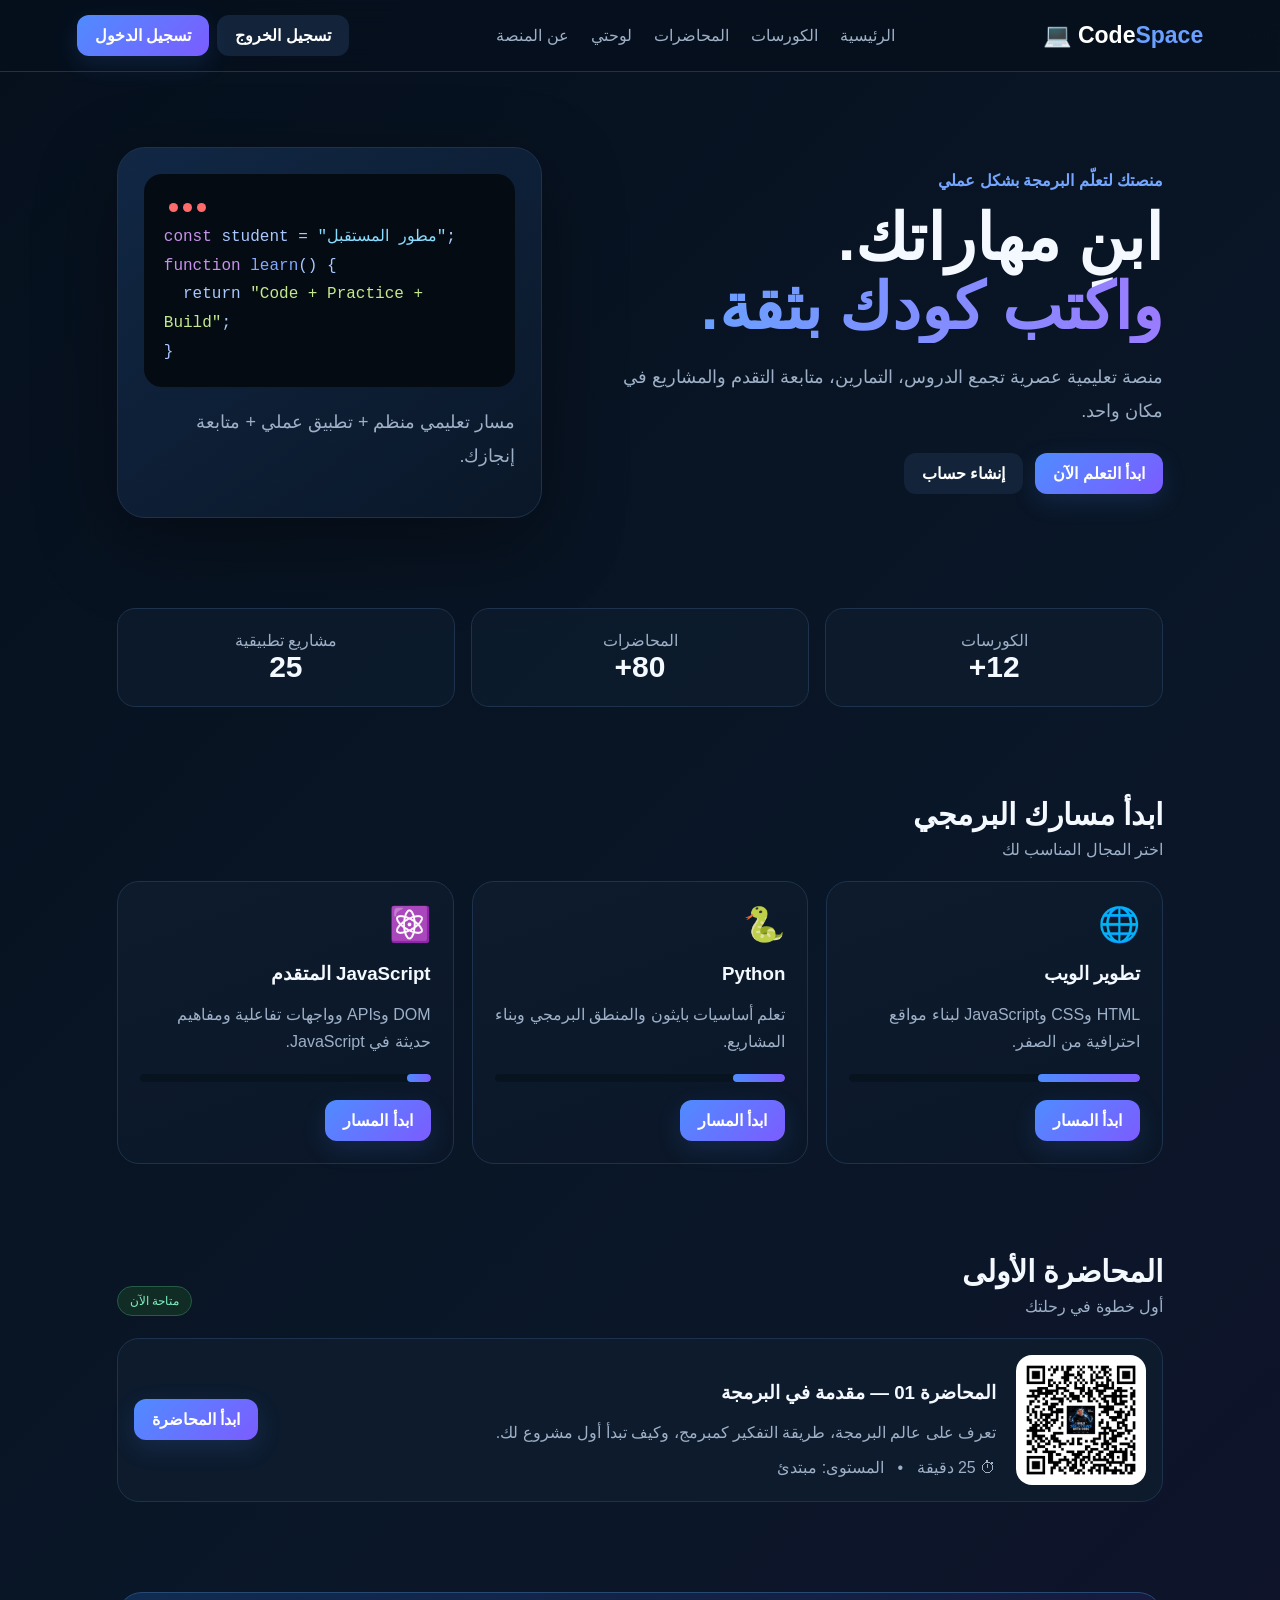
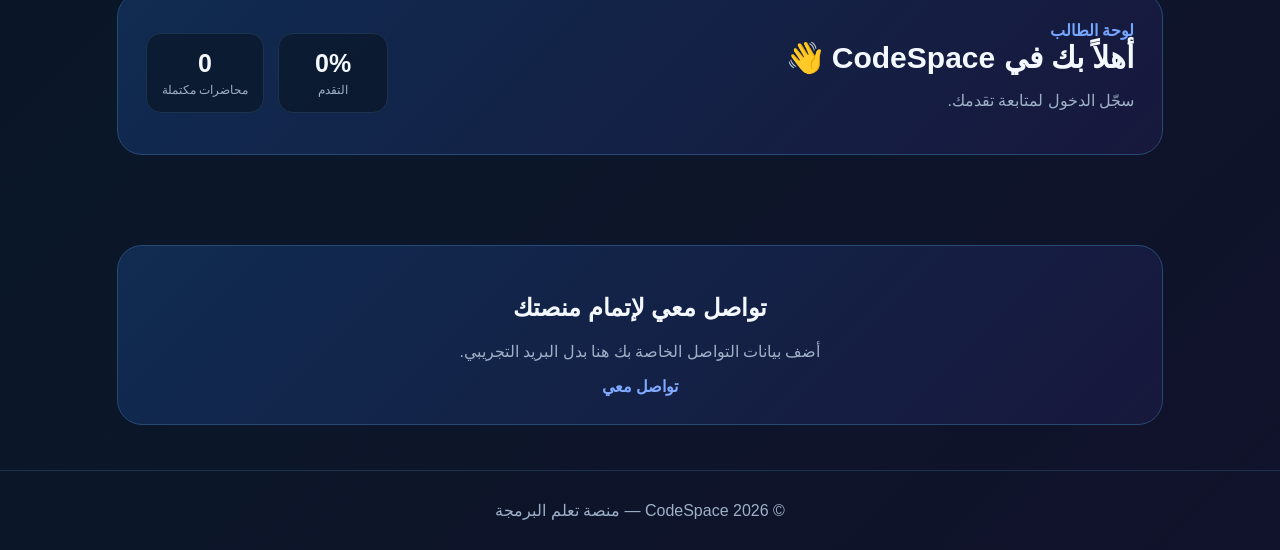
<file: index.html>
<!DOCTYPE html>
<html lang="ar" dir="rtl">
<head>
<meta charset="UTF-8">
<meta name="viewport" content="width=device-width, initial-scale=1.0">
<meta name="description" content="CodeSpace - منصة عصرية لتعلم البرمجة">
<title>CodeSpace | منصة تعلم البرمجة</title>
<link rel="stylesheet" href="style.css">
</head>
<body>
<header class="nav">
  <a class="logo" href="#home">Code<span>Space</span> 💻</a>
  <nav class="links" aria-label="التنقل">
    <a href="#home">الرئيسية</a><a href="#courses">الكورسات</a><a href="#lessons">المحاضرات</a><a href="#dashboard">لوحتي</a><a href="#about">عن المنصة</a>
  </nav>
  <div class="nav-actions"><button class="btn ghost" id="logoutBtn" hidden>تسجيل الخروج</button><button class="btn" id="loginBtn">تسجيل الدخول</button></div>
</header>

<main id="home">
<section class="hero">
  <div>
    <div class="eyebrow">منصتك لتعلّم البرمجة بشكل عملي</div>
    <h1>ابنِ مهاراتك.<br><span>واكتب كودك بثقة.</span></h1>
    <p>منصة تعليمية عصرية تجمع الدروس، التمارين، متابعة التقدم والمشاريع في مكان واحد.</p>
    <div class="actions"><a class="btn" href="#courses">ابدأ التعلم الآن</a><button class="btn ghost" id="signupBtn">إنشاء حساب</button></div>
  </div>
  <div class="heroCard"><div class="code"><span class="dot"></span><span class="dot"></span><span class="dot"></span><br><span class="purple">const</span> student = <span class="cyan">"مطور المستقبل"</span>;<br><span class="purple">function</span> <span class="blue">learn</span>() {<br>&nbsp;&nbsp;return <span class="green">"Code + Practice + Build"</span>;<br>}</div><p class="muted">مسار تعليمي منظم + تطبيق عملي + متابعة إنجازك.</p></div>
</section>
<section class="section"><div class="stats"><div class="stat"><span class="muted">الكورسات</span><br><b>12+</b></div><div class="stat"><span class="muted">المحاضرات</span><br><b>80+</b></div><div class="stat"><span class="muted">مشاريع تطبيقية</span><br><b>25</b></div></div></section>

<section class="section" id="courses">
  <div class="sectionTitle"><div><h2>ابدأ مسارك البرمجي</h2><span class="muted">اختر المجال المناسب لك</span></div></div>
  <div class="grid">
    <article class="course"><div class="icon">🌐</div><h3>تطوير الويب</h3><p>HTML وCSS وJavaScript لبناء مواقع احترافية من الصفر.</p><div class="progress"><i style="width:35%"></i></div><button class="btn courseBtn" data-course="تطوير الويب">ابدأ المسار</button></article>
    <article class="course"><div class="icon">🐍</div><h3>Python</h3><p>تعلم أساسيات بايثون والمنطق البرمجي وبناء المشاريع.</p><div class="progress"><i style="width:18%"></i></div><button class="btn courseBtn" data-course="Python">ابدأ المسار</button></article>
    <article class="course"><div class="icon">⚛️</div><h3>JavaScript المتقدم</h3><p>DOM وAPIs وواجهات تفاعلية ومفاهيم حديثة في JavaScript.</p><div class="progress"><i style="width:8%"></i></div><button class="btn courseBtn" data-course="JavaScript المتقدم">ابدأ المسار</button></article>
  </div>
</section>

<section class="section" id="lessons">
  <div class="sectionTitle"><div><h2>المحاضرة الأولى</h2><span class="muted">أول خطوة في رحلتك</span></div><span class="badge">متاحة الآن</span></div>
  <article class="lesson">
    <img src="lecture-01.jpg" alt="صورة المحاضرة الأولى">
    <div><h3>المحاضرة 01 — مقدمة في البرمجة</h3><p class="muted">تعرف على عالم البرمجة، طريقة التفكير كمبرمج، وكيف تبدأ أول مشروع لك.</p><span class="muted">⏱ 25 دقيقة &nbsp; • &nbsp; المستوى: مبتدئ</span></div>
    <button class="btn" id="lessonBtn">ابدأ المحاضرة</button>
  </article>
</section>

<section class="section" id="dashboard">
  <div class="dashboard"><div><span class="eyebrow">لوحة الطالب</span><h2 id="welcome">أهلاً بك في CodeSpace 👋</h2><p class="muted">سجّل الدخول لمتابعة تقدمك.</p></div><div class="dashStats"><div><b id="progressValue">0%</b><span>التقدم</span></div><div><b id="completedValue">0</b><span>محاضرات مكتملة</span></div></div></div>
</section>

<section class="section" id="about"><div class="cta"><h2>تواصل معي لإتمام منصتك</h2><p class="muted">أضف بيانات التواصل الخاصة بك هنا بدل البريد التجريبي.</p><a class="contact" href="mailto:contact@example.com">تواصل معي</a></div></section>
</main>

<footer class="footer">© 2026 CodeSpace — منصة تعلم البرمجة</footer>

<div class="modal" id="authModal" aria-hidden="true"><div class="modalBox"><button class="close" id="closeModal">×</button><div class="tabs"><button class="tab active" data-mode="login">تسجيل الدخول</button><button class="tab" data-mode="signup">إنشاء حساب</button></div><h2 id="authTitle">تسجيل الدخول</h2><p class="muted">حساب تجريبي محفوظ على جهازك فقط.</p><input class="input" id="nameInput" placeholder="الاسم" hidden><input class="input" id="emailInput" placeholder="البريد الإلكتروني" type="email"><input class="input" id="passwordInput" placeholder="كلمة المرور" type="password"><button class="btn full" id="authSubmit">دخول إلى المنصة</button><p class="formNote" id="authNote"></p></div></div>
<div class="toast" id="toast"></div>
<script src="app.js"></script>
</body>
</html>
</file>
<file: style.css>
:root{--bg:#07111f;--card:#0d1b2d;--card2:#10233a;--text:#f4f8ff;--muted:#9eb0c7;--accent:#4f8cff;--accent2:#7c5cff;--line:#1d324c;--success:#29d391}*{box-sizing:border-box}html{scroll-behavior:smooth}body{margin:0;font-family:Tahoma,Arial,sans-serif;background:linear-gradient(135deg,#06101d,#0a1728 55%,#11122b);color:var(--text);min-height:100vh}button,a{font:inherit}button{cursor:pointer;border:0}.nav{position:sticky;top:0;z-index:20;display:flex;align-items:center;justify-content:space-between;gap:18px;padding:15px 6%;background:rgba(6,16,29,.84);backdrop-filter:blur(16px);border-bottom:1px solid var(--line)}.logo{font-size:23px;font-weight:900;color:#fff;text-decoration:none}.logo span{color:#6aa0ff}.links{display:flex;gap:22px}.links a{color:var(--muted);text-decoration:none}.links a:hover{color:#fff}.nav-actions{display:flex;gap:8px}.btn{display:inline-block;padding:11px 18px;border-radius:12px;color:#fff;background:linear-gradient(135deg,var(--accent),var(--accent2));font-weight:700;box-shadow:0 8px 25px #4f8cff25;text-decoration:none}.ghost{background:#13243a;box-shadow:none}.hero{max-width:1200px;margin:auto;padding:75px 6% 45px;display:grid;grid-template-columns:1.15fr .85fr;gap:45px;align-items:center}.eyebrow{color:#75a6ff;font-weight:700}.hero h1{font-size:clamp(38px,5vw,66px);line-height:1.08;margin:14px 0}.hero h1 span{background:linear-gradient(90deg,#6aa0ff,#9a7cff);-webkit-background-clip:text;color:transparent}.hero p{color:var(--muted);font-size:18px;line-height:1.9;max-width:650px}.actions{display:flex;gap:12px;flex-wrap:wrap;margin-top:25px}.heroCard{background:linear-gradient(145deg,#112744,#0a1728);border:1px solid var(--line);border-radius:28px;padding:26px;box-shadow:0 25px 80px #0006}.code{background:#050b13;border-radius:18px;padding:20px;color:#a9c8ff;font-family:Consolas,monospace;line-height:1.8;direction:ltr;text-align:left}.dot{display:inline-block;width:9px;height:9px;border-radius:50%;background:#ff6b6b;margin-left:5px}.purple{color:#c792ea}.cyan{color:#89ddff}.blue{color:#82aaff}.green{color:#c3e88d}.section{max-width:1200px;margin:auto;padding:45px 6%}.sectionTitle{display:flex;justify-content:space-between;align-items:end;margin-bottom:22px}.sectionTitle h2,.dashboard h2{font-size:30px;margin:0 0 8px}.muted{color:var(--muted)}.stats{display:grid;grid-template-columns:repeat(3,1fr);gap:16px}.stat{background:rgba(13,27,45,.82);border:1px solid var(--line);border-radius:18px;padding:22px;text-align:center}.stat b{font-size:30px}.grid{display:grid;grid-template-columns:repeat(3,1fr);gap:18px}.course{background:linear-gradient(160deg,#0d1b2d,#0b1728);border:1px solid var(--line);border-radius:22px;padding:22px}.icon{font-size:34px}.course h3{margin-bottom:8px}.course p{color:var(--muted);line-height:1.7;min-height:55px}.progress{height:8px;background:#081320;border-radius:20px;overflow:hidden;margin:18px 0}.progress i{display:block;height:100%;background:linear-gradient(90deg,var(--accent),var(--accent2));border-radius:20px}.badge{padding:7px 12px;border-radius:999px;background:#112b25;color:#7ff0c2;border:1px solid #245c48;font-size:12px}.lesson{display:grid;grid-template-columns:130px 1fr auto;gap:20px;align-items:center;background:#0d1b2d;border:1px solid var(--line);border-radius:22px;padding:16px}.lesson img{width:130px;height:130px;object-fit:cover;border-radius:16px}.dashboard{display:flex;justify-content:space-between;gap:20px;align-items:center;background:linear-gradient(135deg,#102b51,#17183c);border:1px solid #274a74;border-radius:25px;padding:28px}.dashStats{display:flex;gap:14px}.dashStats div{min-width:110px;text-align:center;background:#08132099;border:1px solid var(--line);border-radius:15px;padding:15px}.dashStats b,.dashStats span{display:block}.dashStats b{font-size:25px}.dashStats span{color:var(--muted);font-size:12px;margin-top:5px}.cta{padding:28px;border-radius:25px;background:linear-gradient(135deg,#102b51,#17183c);border:1px solid #274a74;text-align:center}.contact{color:#80aaff;text-decoration:none;font-weight:700}.footer{text-align:center;padding:30px 6%;border-top:1px solid var(--line);color:var(--muted)}.modal{display:none;position:fixed;inset:0;background:#0009;z-index:50;place-items:center;padding:20px}.modal.show{display:grid}.modalBox{width:min(430px,100%);background:#0b192a;border:1px solid var(--line);border-radius:24px;padding:28px}.modalBox h2{margin-top:18px}.close{float:left;background:none;color:#9eb0c7;font-size:25px}.input{width:100%;padding:13px;margin:8px 0;border-radius:12px;border:1px solid var(--line);background:#081320;color:#fff}.full{width:100%;margin-top:10px}.tabs{display:flex;gap:8px}.tab{padding:10px 13px;border-radius:10px;background:#13243a;color:var(--muted)}.tab.active{background:#23466f;color:#fff}.formNote{text-align:center;color:#7ff0c2;min-height:20px}.toast{position:fixed;bottom:22px;right:22px;background:#102b21;border:1px solid #276c50;color:#8ef0c3;padding:14px 18px;border-radius:13px;display:none;z-index:80;max-width:90vw}@media(max-width:850px){.hero{grid-template-columns:1fr}.grid{grid-template-columns:1fr 1fr}.links{display:none}.lesson{grid-template-columns:90px 1fr}.lesson .btn{grid-column:1/-1}.lesson img{width:90px;height:90px}.dashboard{flex-direction:column;align-items:stretch}}@media(max-width:560px){.grid,.stats{grid-template-columns:1fr}.hero{padding-top:45px}.heroCard{display:none}.nav{padding-inline:4%}.nav-actions .ghost{display:none}.section{padding-inline:5%}}
</file>
